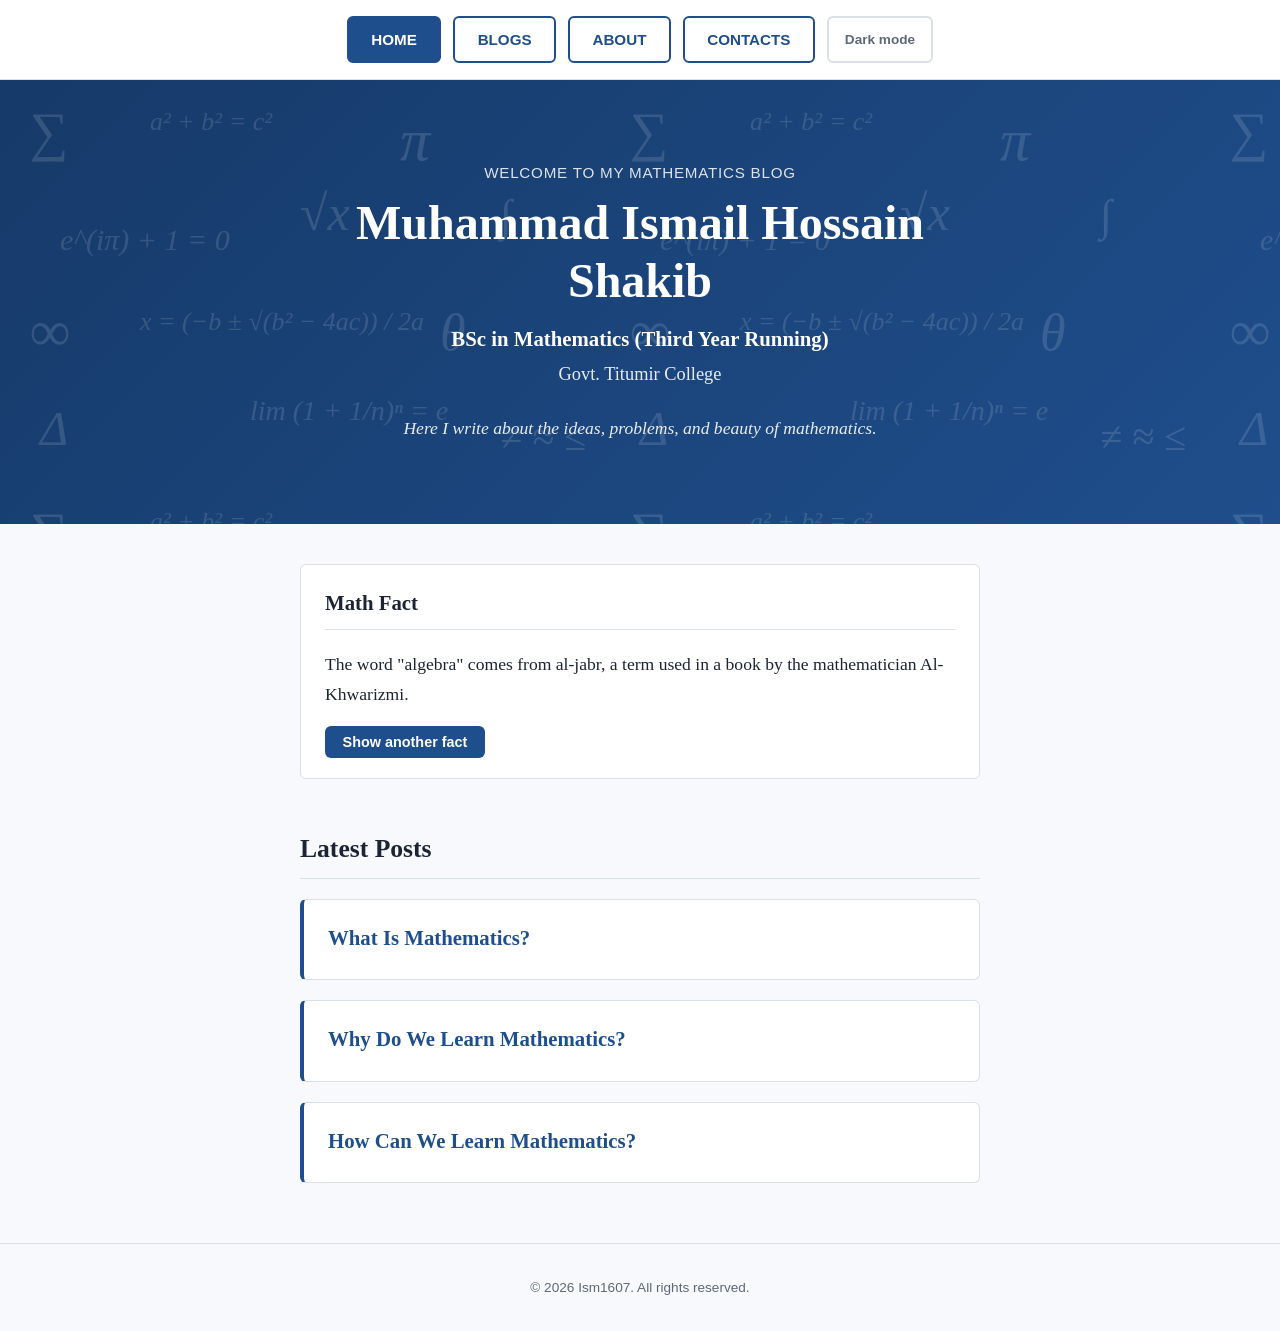
<file: index.html>
<!DOCTYPE html>
<html lang="en">
<head>
  <meta charset="UTF-8">
  <meta name="viewport" content="width=device-width, initial-scale=1.0">
  <title>My Mathematics Blog</title>
  <link rel="stylesheet" href="style.css">
</head>
<body>

  <!-- Header with navigation -->
  <header>
    <nav>
      <a href="index.html" class="nav-button">HOME</a>
      <a href="blogs.html" class="nav-button">BLOGS</a>
      <a href="about.html" class="nav-button">ABOUT</a>
      <a href="contacts.html" class="nav-button">CONTACTS</a>
    </nav>
  </header>

  <!-- Hero section with introduction -->
  <section class="hero">
    <div class="hero-content">
      <p class="hero-welcome">Welcome to My Mathematics Blog</p>
      <h1>Muhammad Ismail Hossain Shakib</h1>
      <p class="hero-degree">BSc in Mathematics (Third Year Running)</p>
      <p class="hero-college">Govt. Titumir College</p>
      <p class="hero-tagline">
        Here I write about the ideas, problems, and beauty of mathematics.
      </p>
    </div>
  </section>

  <!-- Main content -->
  <main>
    <section class="fact-box">
      <h2>Math Fact</h2>
      <p id="fact-text">Mathematics is full of surprises.</p>
      <button type="button" id="new-fact">Show another fact</button>
    </section>

    <section id="latest-posts">
      <h2>Latest Posts</h2>

      <article>
        <h3><a href="blogs.html#what-is-mathematics">What Is Mathematics?</a></h3>
      </article>

      <article>
        <h3><a href="blogs.html#why-we-learn-mathematics">Why Do We Learn Mathematics?</a></h3>
      </article>

      <article>
        <h3><a href="blogs.html#how-can-we-learn-mathematics">How Can We Learn Mathematics?</a></h3>
      </article>
    </section>
  </main>

  <!-- Footer -->
  <footer>
    <p>&copy; 2026 Ism1607. All rights reserved.</p>
  </footer>

  <script src="script.js" defer></script>

</body>
</html>
</file>
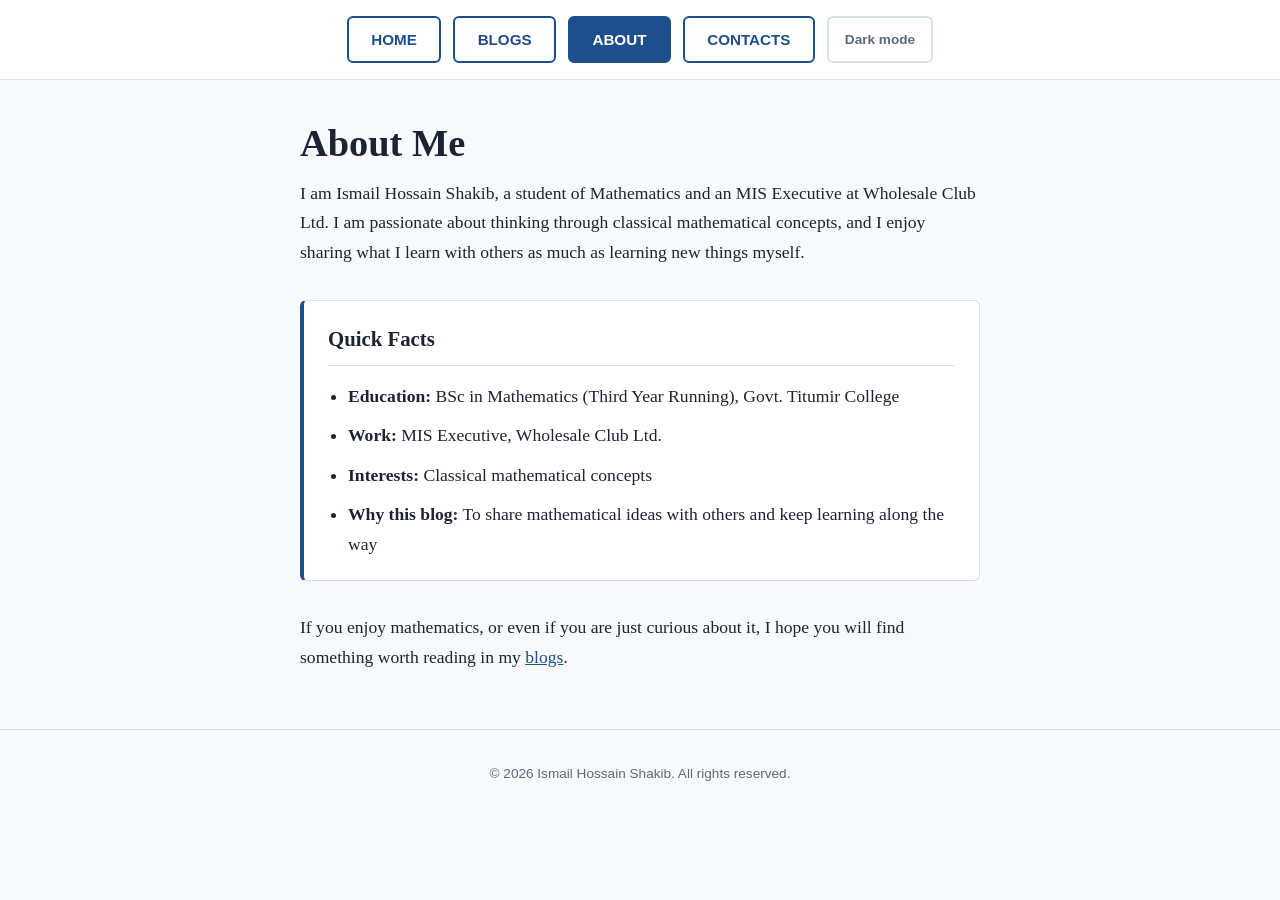
<file: about.html>
<!DOCTYPE html>
<html lang="en">
<head>
  <meta charset="UTF-8">
  <meta name="viewport" content="width=device-width, initial-scale=1.0">
  <title>About | My Mathematics Blog</title>
  <link rel="stylesheet" href="style.css">
</head>
<body>

  <!-- Header with navigation -->
  <header>
    <nav>
      <a href="index.html" class="nav-button">HOME</a>
      <a href="blogs.html" class="nav-button">BLOGS</a>
      <a href="about.html" class="nav-button">ABOUT</a>
      <a href="contacts.html" class="nav-button">CONTACTS</a>
    </nav>
  </header>

  <main>
    <h1>About Me</h1>

    <p>
      I am Ismail Hossain Shakib, a student of Mathematics and an MIS
      Executive at Wholesale Club Ltd. I am passionate about thinking
      through classical mathematical concepts, and I enjoy sharing what I
      learn with others as much as learning new things myself.
    </p>

    <section class="about-facts">
      <h2>Quick Facts</h2>
      <ul>
        <li>
          <strong>Education:</strong> BSc in Mathematics (Third Year Running),
          Govt. Titumir College
        </li>
        <li>
          <strong>Work:</strong> MIS Executive, Wholesale Club Ltd.
        </li>
        <li>
          <strong>Interests:</strong> Classical mathematical concepts
        </li>
        <li>
          <strong>Why this blog:</strong> To share mathematical ideas with
          others and keep learning along the way
        </li>
      </ul>
    </section>

    <p>
      If you enjoy mathematics, or even if you are just curious about it,
      I hope you will find something worth reading in my
      <a href="blogs.html">blogs</a>.
    </p>
  </main>

  <footer>
    <p>&copy; 2026 Ismail Hossain Shakib. All rights reserved.</p>
  </footer>

  <script src="script.js" defer></script>

</body>
</html>
</file>
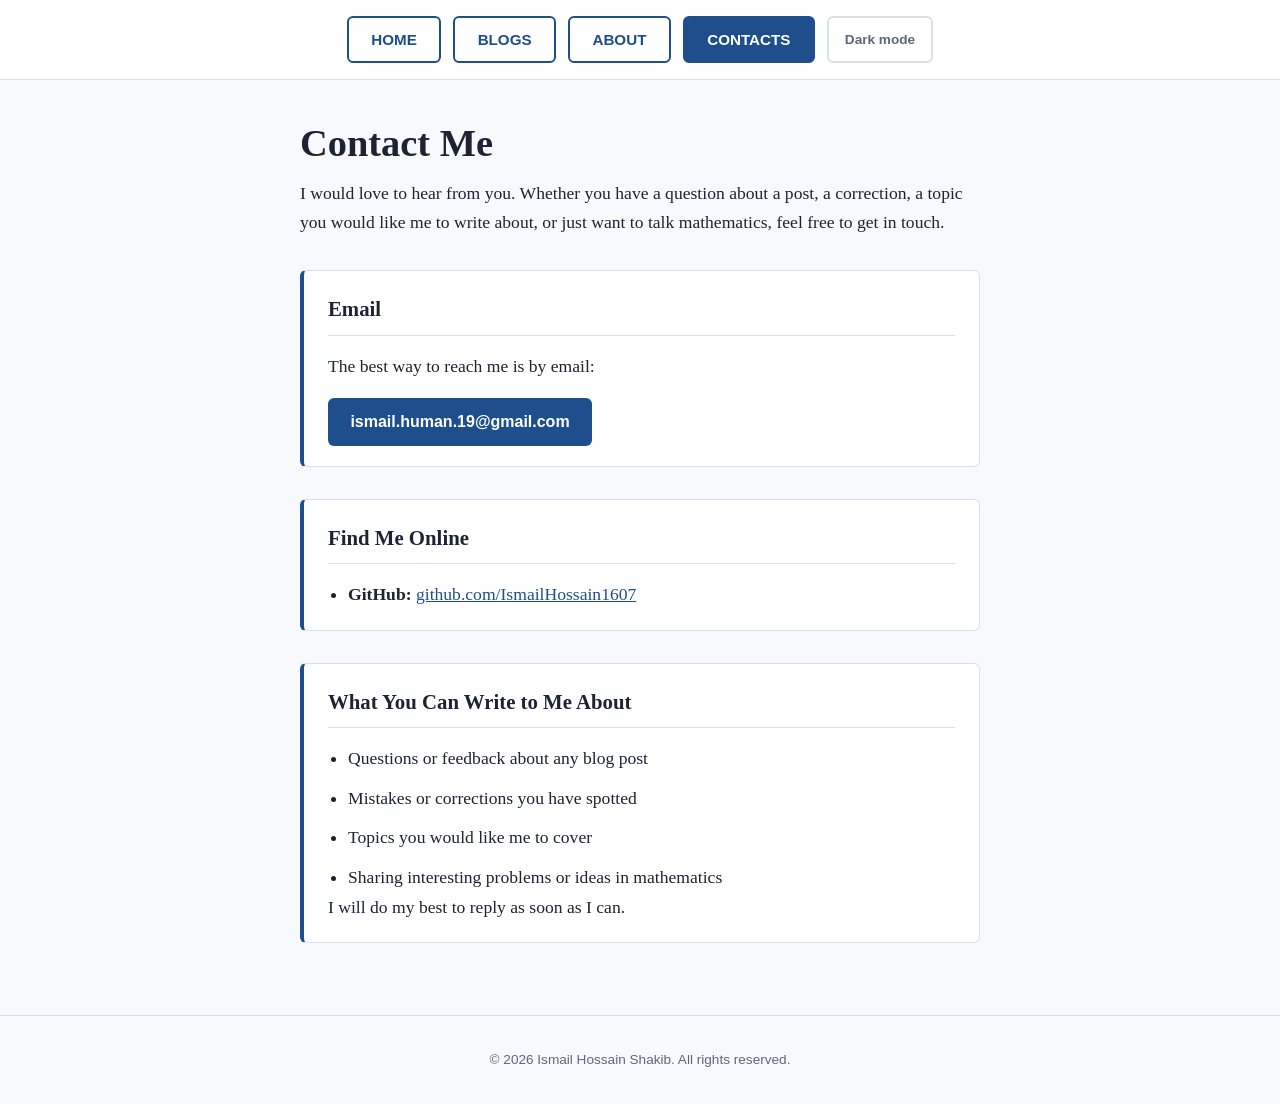
<file: contacts.html>
<!DOCTYPE html>
<html lang="en">
<head>
  <meta charset="UTF-8">
  <meta name="viewport" content="width=device-width, initial-scale=1.0">
  <title>Contacts | My Mathematics Blog</title>
  <link rel="stylesheet" href="style.css">
</head>
<body>

  <!-- Header with navigation -->
  <header>
    <nav>
      <a href="index.html" class="nav-button">HOME</a>
      <a href="blogs.html" class="nav-button">BLOGS</a>
      <a href="about.html" class="nav-button">ABOUT</a>
      <a href="contacts.html" class="nav-button">CONTACTS</a>
    </nav>
  </header>

  <main>
    <h1>Contact Me</h1>

    <p>
      I would love to hear from you. Whether you have a question about a
      post, a correction, a topic you would like me to write about, or just
      want to talk mathematics, feel free to get in touch.
    </p>

    <section class="about-facts">
      <h2>Email</h2>
      <p>The best way to reach me is by email:</p>
      <p>
        <a class="contact-button" href="mailto:ismail.human.19@gmail.com">
          ismail.human.19@gmail.com
        </a>
      </p>
    </section>

    <section class="about-facts">
      <h2>Find Me Online</h2>
      <ul>
        <li>
          <strong>GitHub:</strong>
          <a href="https://github.com/IsmailHossain1607" target="_blank" rel="noopener">github.com/IsmailHossain1607</a>
        </li>
        <!--
          To add more links, remove the comment marks around a line and
          replace the address with your own profile link.

        <li>
          <strong>Facebook:</strong>
          <a href="https://facebook.com/your-profile" target="_blank" rel="noopener">Your Name</a>
        </li>
        <li>
          <strong>LinkedIn:</strong>
          <a href="https://linkedin.com/in/your-profile" target="_blank" rel="noopener">Your Name</a>
        </li>
        -->
      </ul>
    </section>

    <section class="about-facts">
      <h2>What You Can Write to Me About</h2>
      <ul>
        <li>Questions or feedback about any blog post</li>
        <li>Mistakes or corrections you have spotted</li>
        <li>Topics you would like me to cover</li>
        <li>Sharing interesting problems or ideas in mathematics</li>
      </ul>
      <p>I will do my best to reply as soon as I can.</p>
    </section>
  </main>

  <footer>
    <p>&copy; 2026 Ismail Hossain Shakib. All rights reserved.</p>
  </footer>

  <script src="script.js" defer></script>

</body>
</html>
</file>
<file: style.css>
/* ---------- Colors and fonts ---------- */
:root {
  --bg: #f7f9fc;
  --surface: #ffffff;
  --text: #1c2433;
  --muted: #5d6879;
  --accent: #1f4e8c;
  --accent-dark: #163a69;
  --border: #d9e0ea;

  --font-body: Georgia, "Times New Roman", serif;
  --font-ui: "Segoe UI", Roboto, Helvetica, Arial, sans-serif;
}

/* ---------- Base ---------- */
* {
  box-sizing: border-box;
}

body {
  margin: 0;
  background: var(--bg);
  color: var(--text);
  font-family: var(--font-body);
  font-size: 1.1rem;
  line-height: 1.7;
}

/* ---------- Navigation ---------- */
header {
  background: var(--surface);
  border-bottom: 1px solid var(--border);
}

nav {
  display: flex;
  justify-content: center;
  flex-wrap: wrap;
  gap: 0.75rem;
  padding: 1rem;
}

.nav-button {
  font-family: var(--font-ui);
  font-size: 0.95rem;
  font-weight: 600;
  color: var(--accent);
  text-decoration: none;
  padding: 0.55rem 1.4rem;
  border: 2px solid var(--accent);
  border-radius: 6px;
  transition: background 0.2s, color 0.2s;
}

.nav-button:hover {
  background: var(--accent);
  color: #ffffff;
}

.nav-button:focus-visible,
a:focus-visible {
  outline: 3px solid var(--accent-dark);
  outline-offset: 3px;
}

/* ---------- Main content ---------- */
main {
  max-width: 720px;
  margin: 0 auto;
  padding: 2.5rem 1.25rem;
}

#intro {
  margin-bottom: 3rem;
}

h1 {
  font-size: 2.4rem;
  line-height: 1.2;
  margin: 0 0 0.75rem;
}

h2 {
  font-size: 1.6rem;
  margin: 0 0 1.25rem;
  padding-bottom: 0.5rem;
  border-bottom: 1px solid var(--border);
}

h3 {
  font-size: 1.3rem;
  margin: 0 0 0.25rem;
}

p {
  margin: 0 0 1rem;
}

/* ---------- Blog posts ---------- */
article {
  background: var(--surface);
  border: 1px solid var(--border);
  border-left: 4px solid var(--accent);
  border-radius: 6px;
  padding: 1.25rem 1.5rem;
  margin-bottom: 1.25rem;
}

article h3 a {
  color: var(--accent);
  text-decoration: none;
}

article h3 a:hover {
  text-decoration: underline;
}

.post-date {
  font-family: var(--font-ui);
  font-size: 0.85rem;
  color: var(--muted);
  margin-bottom: 0.75rem;
}

article p:last-child {
  margin-bottom: 0;
}

/* ---------- Footer ---------- */
footer {
  text-align: center;
  font-family: var(--font-ui);
  font-size: 0.85rem;
  color: var(--muted);
  padding: 2rem 1rem;
  border-top: 1px solid var(--border);
}

footer p {
  margin: 0;
}

/* ---------- Small screens ---------- */
@media (max-width: 480px) {
  h1 {
    font-size: 1.9rem;
  }

  .nav-button {
    padding: 0.5rem 1rem;
  }
}

/* ---------- Home page hero ---------- */
.hero {
  background-color: #163a69;
  background-image: url("math-bg.svg"), linear-gradient(135deg, #163a69, #1f4e8c);
  background-repeat: repeat, no-repeat;
  background-size: 600px 400px, cover;
  color: #ffffff;
  text-align: center;
  padding: 5rem 1.25rem;
}

.hero-content {
  max-width: 720px;
  margin: 0 auto;
}

.hero-welcome {
  font-family: var(--font-ui);
  font-size: 0.95rem;
  letter-spacing: 0.05em;
  text-transform: uppercase;
  opacity: 0.85;
  margin-bottom: 0.5rem;
}

.hero h1 {
  font-size: 3rem;
  margin-bottom: 0.75rem;
}

.hero-degree {
  font-size: 1.3rem;
  font-weight: bold;
  margin-bottom: 0.15rem;
}

.hero-college {
  font-size: 1.15rem;
  opacity: 0.9;
  margin-bottom: 1.5rem;
}

.hero-tagline {
  font-style: italic;
  opacity: 0.9;
  margin-bottom: 0;
}

@media (max-width: 480px) {
  .hero {
    padding: 3.5rem 1rem;
  }

  .hero h1 {
    font-size: 2.1rem;
  }
}

/* ---------- About page ---------- */
.about-facts {
  background: var(--surface);
  border: 1px solid var(--border);
  border-left: 4px solid var(--accent);
  border-radius: 6px;
  padding: 1.25rem 1.5rem;
  margin: 2rem 0;
}

.about-facts h2 {
  font-size: 1.3rem;
  margin-bottom: 1rem;
}

.about-facts ul {
  margin: 0;
  padding-left: 1.25rem;
}

.about-facts li {
  margin-bottom: 0.6rem;
}

.about-facts li:last-child {
  margin-bottom: 0;
}

main p a {
  color: var(--accent);
}

/* ---------- Contact page ---------- */
.contact-button {
  display: inline-block;
  font-family: var(--font-ui);
  font-size: 1rem;
  font-weight: 600;
  color: #ffffff;
  background: var(--accent);
  text-decoration: none;
  padding: 0.65rem 1.4rem;
  border-radius: 6px;
  word-break: break-all;
  transition: background 0.2s;
}

.contact-button:hover {
  background: var(--accent-dark);
}

.about-facts p:last-child {
  margin-bottom: 0;
}

.about-facts a {
  color: var(--accent);
}

.about-facts a.contact-button {
  color: #ffffff;
}

/* ---------- Dark mode ---------- */
[data-theme="dark"] {
  --bg: #0f1624;
  --surface: #18212f;
  --text: #e6ebf3;
  --muted: #9aa7bb;
  --accent: #7fb0ee;
  --accent-dark: #a8c8f5;
  --border: #2a3547;
}

[data-theme="dark"] .nav-button:hover {
  color: #0f1624;
}

[data-theme="dark"] .contact-button,
[data-theme="dark"] .about-facts a.contact-button,
[data-theme="dark"] .fact-box button {
  color: #0f1624;
}

body,
header,
article,
.about-facts,
.fact-box,
footer {
  transition: background-color 0.3s, color 0.3s, border-color 0.3s;
}

/* ---------- Theme toggle button ---------- */
.theme-toggle {
  font-family: var(--font-ui);
  font-size: 0.85rem;
  font-weight: 600;
  color: var(--muted);
  background: transparent;
  border: 2px solid var(--border);
  border-radius: 6px;
  padding: 0.5rem 1rem;
  cursor: pointer;
  transition: border-color 0.2s, color 0.2s;
}

.theme-toggle:hover {
  color: var(--accent);
  border-color: var(--accent);
}

.theme-toggle:focus-visible,
.back-to-top:focus-visible,
.fact-box button:focus-visible {
  outline: 3px solid var(--accent-dark);
  outline-offset: 3px;
}

/* ---------- Current page in menu ---------- */
.nav-button.active {
  background: var(--accent);
  color: #ffffff;
}

[data-theme="dark"] .nav-button.active {
  color: #0f1624;
}

/* ---------- Reading progress bar ---------- */
.progress-bar {
  position: fixed;
  top: 0;
  left: 0;
  height: 4px;
  width: 0;
  background: var(--accent);
  z-index: 1000;
}

/* ---------- Back-to-top button ---------- */
.back-to-top {
  position: fixed;
  right: 1.25rem;
  bottom: 1.25rem;
  width: 2.75rem;
  height: 2.75rem;
  font-size: 1.3rem;
  line-height: 1;
  color: #ffffff;
  background: var(--accent);
  border: none;
  border-radius: 50%;
  cursor: pointer;
  opacity: 0;
  visibility: hidden;
  transform: translateY(10px);
  transition: opacity 0.3s, transform 0.3s, visibility 0.3s;
  z-index: 900;
}

[data-theme="dark"] .back-to-top {
  color: #0f1624;
}

.back-to-top.visible {
  opacity: 1;
  visibility: visible;
  transform: translateY(0);
}

/* ---------- Highlight a post opened from a link ---------- */
article.highlight {
  animation: post-flash 2.5s ease-out;
}

@keyframes post-flash {
  from { box-shadow: 0 0 0 5px var(--accent); }
  to   { box-shadow: 0 0 0 0 transparent; }
}

/* ---------- Math fact box ---------- */
.fact-box {
  background: var(--surface);
  border: 1px solid var(--border);
  border-radius: 6px;
  padding: 1.25rem 1.5rem;
  margin-bottom: 3rem;
}

.fact-box h2 {
  font-size: 1.3rem;
}

.fact-box button {
  font-family: var(--font-ui);
  font-size: 0.9rem;
  font-weight: 600;
  color: #ffffff;
  background: var(--accent);
  border: none;
  border-radius: 6px;
  padding: 0.5rem 1.1rem;
  cursor: pointer;
  transition: background 0.2s;
}

.fact-box button:hover {
  background: var(--accent-dark);
}

/* Respect people who prefer less motion */
@media (prefers-reduced-motion: reduce) {
  article.highlight {
    animation: none;
  }
  .back-to-top,
  body,
  header,
  article,
  .about-facts,
  .fact-box,
  footer {
    transition: none;
  }
}
</file>
